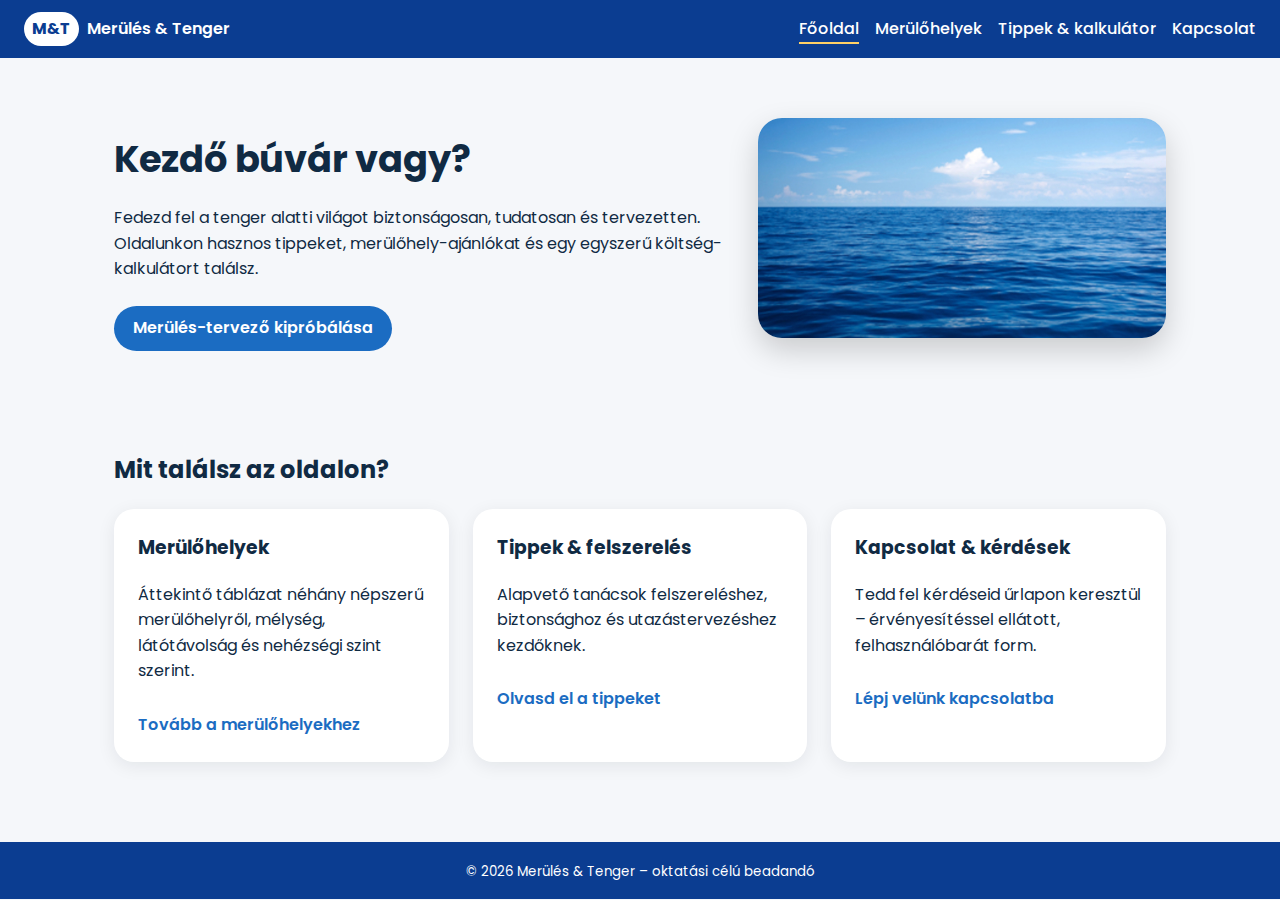
<file: index.html>
<!DOCTYPE html>
<html lang="hu">
<head>
  <meta charset="UTF-8">
  <title>Merülés &amp; Tenger – Kezdő búvárok oldala</title>
  <meta name="viewport" content="width=device-width, initial-scale=1.0">
  <meta name="author" content="Vezeteknev Keresztnev">
  <meta name="description" content="Merülés & Tenger – információk, tippek és merülés-tervező kezdő búvároknak.">
  <link rel="icon" type="image/x-icon" href="favicon.ico">
  <!-- Google Font példa -->
  <link rel="preconnect" href="https://fonts.gstatic.com" crossorigin>
  <link href="https://fonts.googleapis.com/css2?family=Poppins:wght@300;400;600&display=swap" rel="stylesheet">
  <link rel="stylesheet" href="css/style.css">
</head>
<body>
<header class="site-header">
  <div class="logo">
    <span class="logo-mark">M&amp;T</span>
    <span class="logo-text">Merülés &amp; Tenger</span>
  </div>
  <button class="nav-toggle" aria-label="Menü váltása">
    ☰
  </button>
  <nav class="main-nav">
    <ul>
      <li><a href="index.html" class="active">Főoldal</a></li>
      <li><a href="dives.html">Merülőhelyek</a></li>
      <li><a href="tips.html">Tippek &amp; kalkulátor</a></li>
      <li><a href="contact.html">Kapcsolat</a></li>
    </ul>
  </nav>
</header>

<main>
  <section class="hero">
    <div class="hero-text">
      <h1>Kezdő búvár vagy?</h1>
      <p>
        Fedezd fel a tenger alatti világot biztonságosan, tudatosan és tervezetten.
        Oldalunkon hasznos tippeket, merülőhely-ajánlókat és egy egyszerű költség-kalkulátort találsz.
      </p>
      <a class="btn primary" href="tips.html">Merülés-tervező kipróbálása</a>
    </div>
    <div class="hero-image" aria-hidden="true">
      <!-- ide tehetsz háttérképet CSS-ből -->
    </div>
  </section>

  <section class="cards-section">
    <h2>Mit találsz az oldalon?</h2>
    <div class="cards-grid">
      <article class="card">
        <h3>Merülőhelyek</h3>
        <p>Áttekintő táblázat néhány népszerű merülőhelyről, mélység, látótávolság és nehézségi szint szerint.</p>
        <a href="dives.html" class="card-link">Tovább a merülőhelyekhez</a>
      </article>
      <article class="card">
        <h3>Tippek &amp; felszerelés</h3>
        <p>Alapvető tanácsok felszereléshez, biztonsághoz és utazástervezéshez kezdőknek.</p>
        <a href="tips.html" class="card-link">Olvasd el a tippeket</a>
      </article>
      <article class="card">
        <h3>Kapcsolat &amp; kérdések</h3>
        <p>Tedd fel kérdéseid űrlapon keresztül – érvényesítéssel ellátott, felhasználóbarát form.</p>
        <a href="contact.html" class="card-link">Lépj velünk kapcsolatba</a>
      </article>
    </div>
  </section>
</main>

<footer class="site-footer">
  <small>&copy; <span id="year"></span> Merülés &amp; Tenger – oktatási célú beadandó</small>
</footer>

<script src="js/main.js"></script>
</body>
</html>
</file>
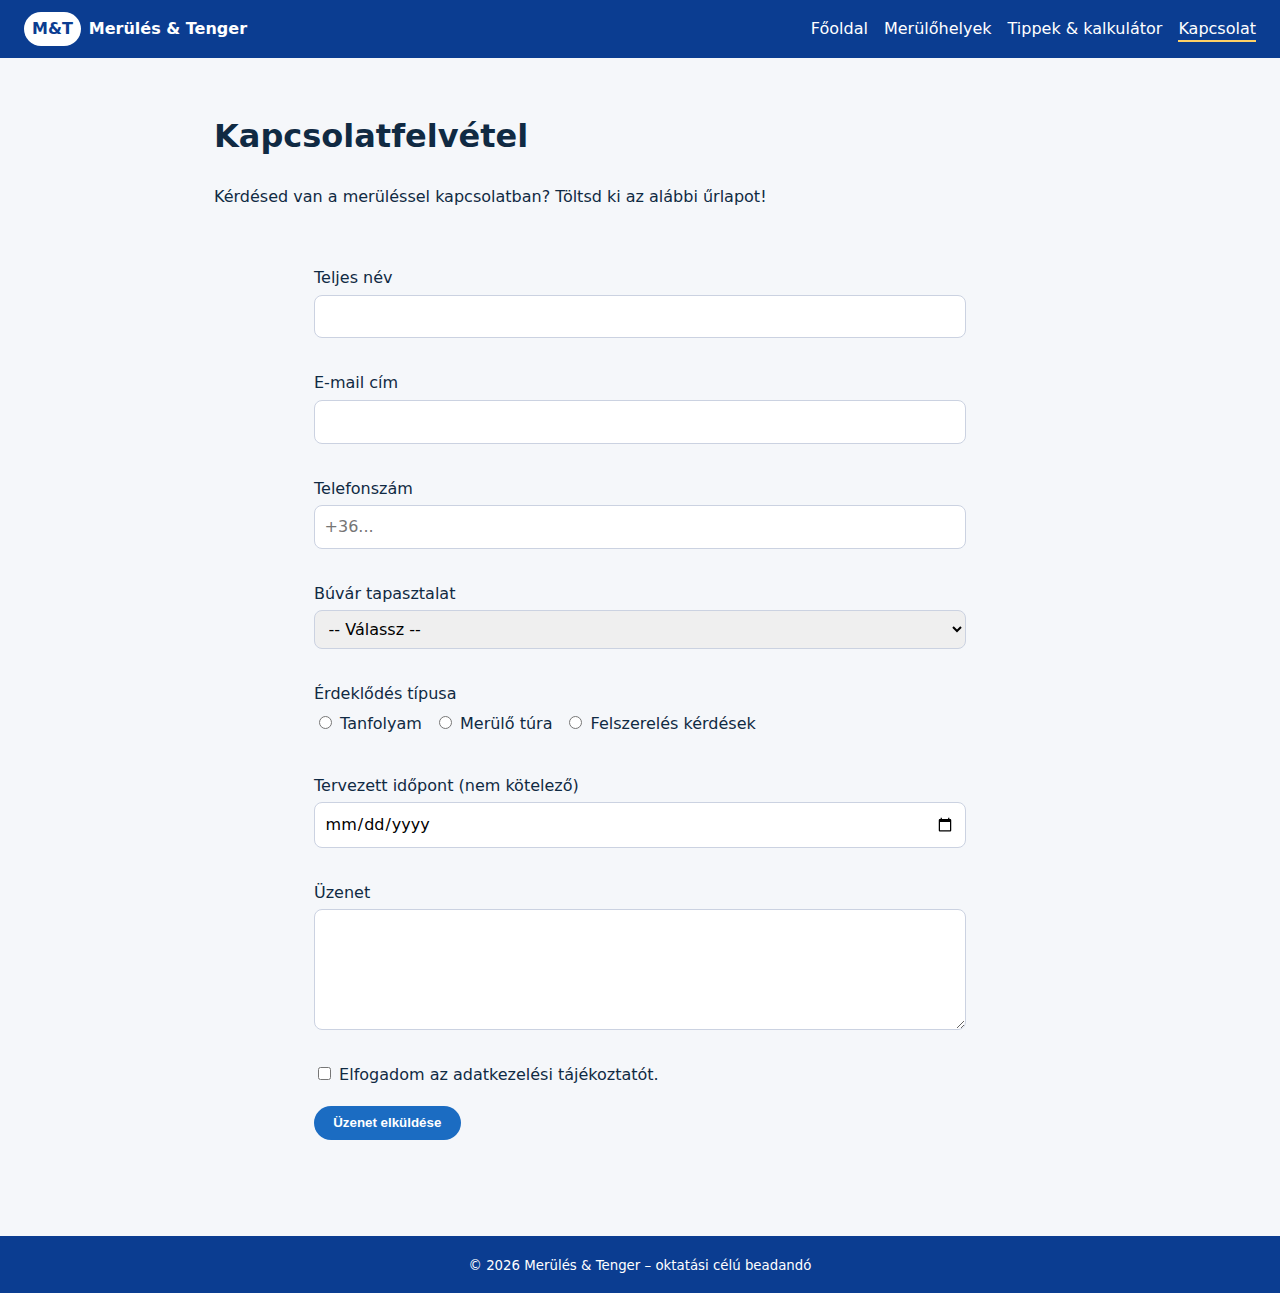
<file: contact.html>
<!DOCTYPE html>
<html lang="hu">
<head>
  <meta charset="UTF-8">
  <title>Kapcsolat – Merülés &amp; Tenger</title>
  <meta name="viewport" content="width=device-width, initial-scale=1.0">
  <meta name="description" content="Kapcsolatfelvételi űrlap kezdő búvároknak, érvényesítéssel.">
  <link rel="icon" type="image/x-icon" href="favicon.ico">
  <link rel="stylesheet" href="css/style.css">
</head>
<body>
<header class="site-header">
  <div class="logo">
    <span class="logo-mark">M&amp;T</span>
    <span class="logo-text">Merülés &amp; Tenger</span>
  </div>
  <button class="nav-toggle" aria-label="Menü váltása">☰</button>
  <nav class="main-nav">
    <ul>
      <li><a href="index.html">Főoldal</a></li>
      <li><a href="dives.html">Merülőhelyek</a></li>
      <li><a href="tips.html">Tippek &amp; kalkulátor</a></li>
      <li><a href="contact.html" class="active">Kapcsolat</a></li>
    </ul>
  </nav>
</header>

<main>
  <section class="page-header">
    <h1>Kapcsolatfelvétel</h1>
    <p>Kérdésed van a merüléssel kapcsolatban? Töltsd ki az alábbi űrlapot!</p>
  </section>

  <section class="form-section">
    <form id="contactForm" novalidate>
      <div class="form-row">
        <label for="name">Teljes név</label>
        <input type="text" id="name" name="name" required>
        <small class="error-message" data-for="name"></small>
      </div>

      <div class="form-row">
        <label for="email">E-mail cím</label>
        <input type="email" id="email" name="email" required>
        <small class="error-message" data-for="email"></small>
      </div>

      <div class="form-row">
        <label for="phone">Telefonszám</label>
        <input type="tel" id="phone" name="phone" placeholder="+36..." required>
        <small class="error-message" data-for="phone"></small>
      </div>

      <div class="form-row">
        <label for="experience">Búvár tapasztalat</label>
        <select id="experience" name="experience" required>
          <option value="">-- Válassz --</option>
          <option value="none">Még soha nem merültem</option>
          <option value="discover">Próba- (discover) merülés</option>
          <option value="ow">Open Water minősítés</option>
          <option value="aow">Advanced vagy magasabb</option>
        </select>
        <small class="error-message" data-for="experience"></small>
      </div>

      <div class="form-row">
        <span>Érdeklődés típusa</span>
        <div class="radio-group">
          <label>
            <input type="radio" name="interest" value="course" required>
            Tanfolyam
          </label>
          <label>
            <input type="radio" name="interest" value="trip">
            Merülő túra
          </label>
          <label>
            <input type="radio" name="interest" value="equipment">
            Felszerelés kérdések
          </label>
        </div>
        <small class="error-message" data-for="interest"></small>
      </div>

      <div class="form-row">
        <label for="preferredDate">Tervezett időpont (nem kötelező)</label>
        <input type="date" id="preferredDate" name="preferredDate">
        <small class="error-message" data-for="preferredDate"></small>
      </div>

      <div class="form-row">
        <label for="message">Üzenet</label>
        <textarea id="message" name="message" rows="4" required></textarea>
        <small class="error-message" data-for="message"></small>
      </div>

      <div class="form-row checkbox-row">
        <label>
          <input type="checkbox" id="acceptPolicy" name="acceptPolicy" required>
          Elfogadom az adatkezelési tájékoztatót.
        </label>
        <small class="error-message" data-for="acceptPolicy"></small>
      </div>

      <button type="submit" class="btn primary">Üzenet elküldése</button>
      <p id="formSuccess" class="form-success" aria-live="polite"></p>
    </form>
  </section>
</main>

<footer class="site-footer">
  <small>&copy; <span id="year"></span> Merülés &amp; Tenger – oktatási célú beadandó</small>
</footer>

<script src="js/main.js"></script>
</body>
</html>
</file>
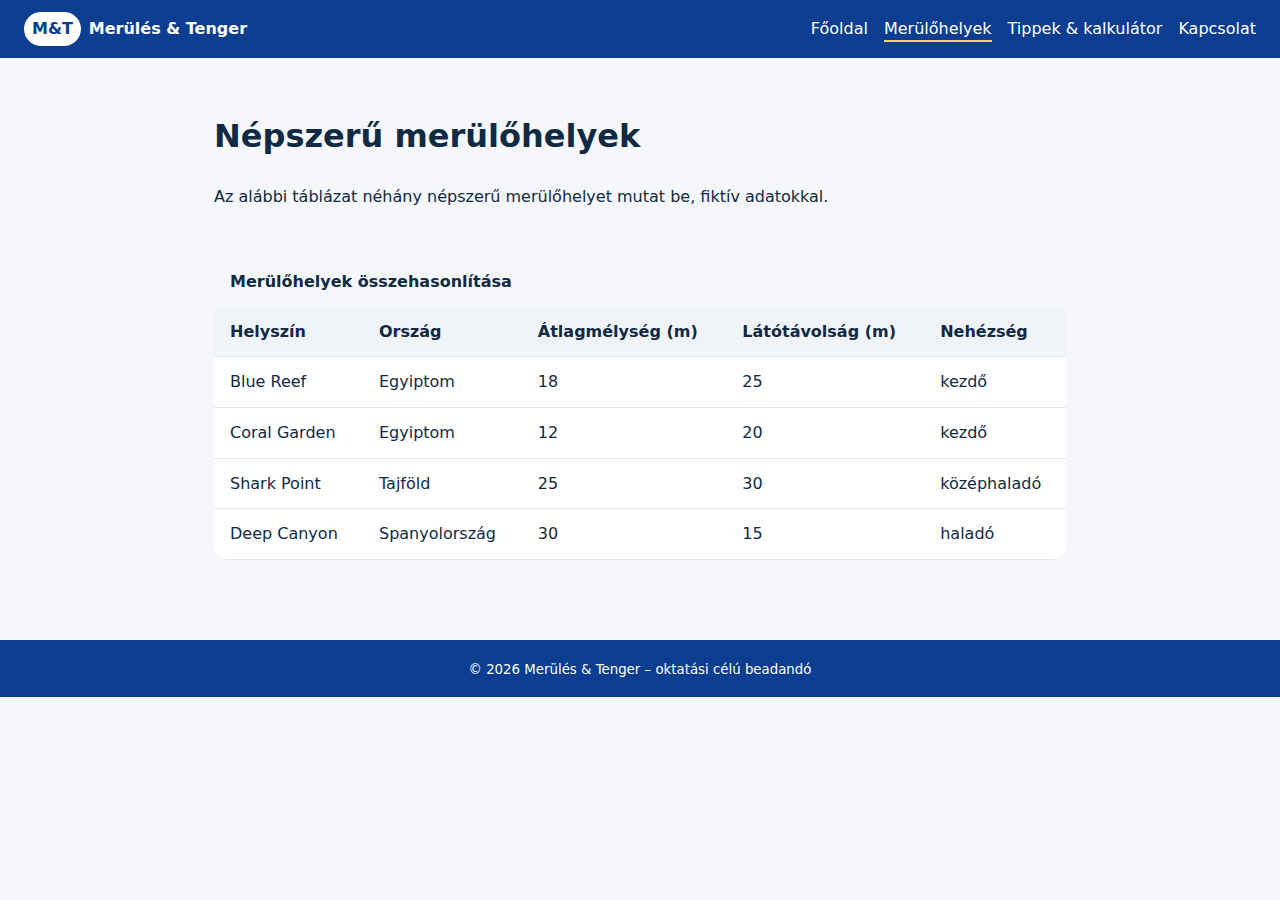
<file: dives.html>
<!DOCTYPE html>
<html lang="hu">
<head>
  <meta charset="UTF-8">
  <title>Merülőhelyek – Merülés &amp; Tenger</title>
  <meta name="viewport" content="width=device-width, initial-scale=1.0">
  <meta name="description" content="Népszerű merülőhelyek táblázatos összehasonlítása.">
  <link rel="icon" type="image/x-icon" href="favicon.ico">
  <link rel="stylesheet" href="css/style.css">
</head>
<body>
<header class="site-header">
  <div class="logo">
    <span class="logo-mark">M&amp;T</span>
    <span class="logo-text">Merülés &amp; Tenger</span>
  </div>
  <button class="nav-toggle" aria-label="Menü váltása">☰</button>
  <nav class="main-nav">
    <ul>
      <li><a href="index.html">Főoldal</a></li>
      <li><a href="dives.html" class="active">Merülőhelyek</a></li>
      <li><a href="tips.html">Tippek &amp; kalkulátor</a></li>
      <li><a href="contact.html">Kapcsolat</a></li>
    </ul>
  </nav>
</header>

<main>
  <section class="page-header">
    <h1>Népszerű merülőhelyek</h1>
    <p>Az alábbi táblázat néhány népszerű merülőhelyet mutat be, fiktív adatokkal.</p>
  </section>

  <section class="table-section">
    <div class="table-wrapper">
      <table>
        <caption>Merülőhelyek összehasonlítása</caption>
        <thead>
          <tr>
            <th>Helyszín</th>
            <th>Ország</th>
            <th>Átlagmélység (m)</th>
            <th>Látótávolság (m)</th>
            <th>Nehézség</th>
          </tr>
        </thead>
        <tbody>
          <tr>
            <td>Blue Reef</td>
            <td>Egyiptom</td>
            <td>18</td>
            <td>25</td>
            <td>kezdő</td>
          </tr>
          <tr>
            <td>Coral Garden</td>
            <td>Egyiptom</td>
            <td>12</td>
            <td>20</td>
            <td>kezdő</td>
          </tr>
          <tr>
            <td>Shark Point</td>
            <td>Tajföld</td>
            <td>25</td>
            <td>30</td>
            <td>középhaladó</td>
          </tr>
          <tr>
            <td>Deep Canyon</td>
            <td>Spanyolország</td>
            <td>30</td>
            <td>15</td>
            <td>haladó</td>
          </tr>
        </tbody>
      </table>
    </div>
  </section>
</main>

<footer class="site-footer">
  <small>&copy; <span id="year"></span> Merülés &amp; Tenger – oktatási célú beadandó</small>
</footer>

<script src="js/main.js"></script>
</body>
</html>
</file>
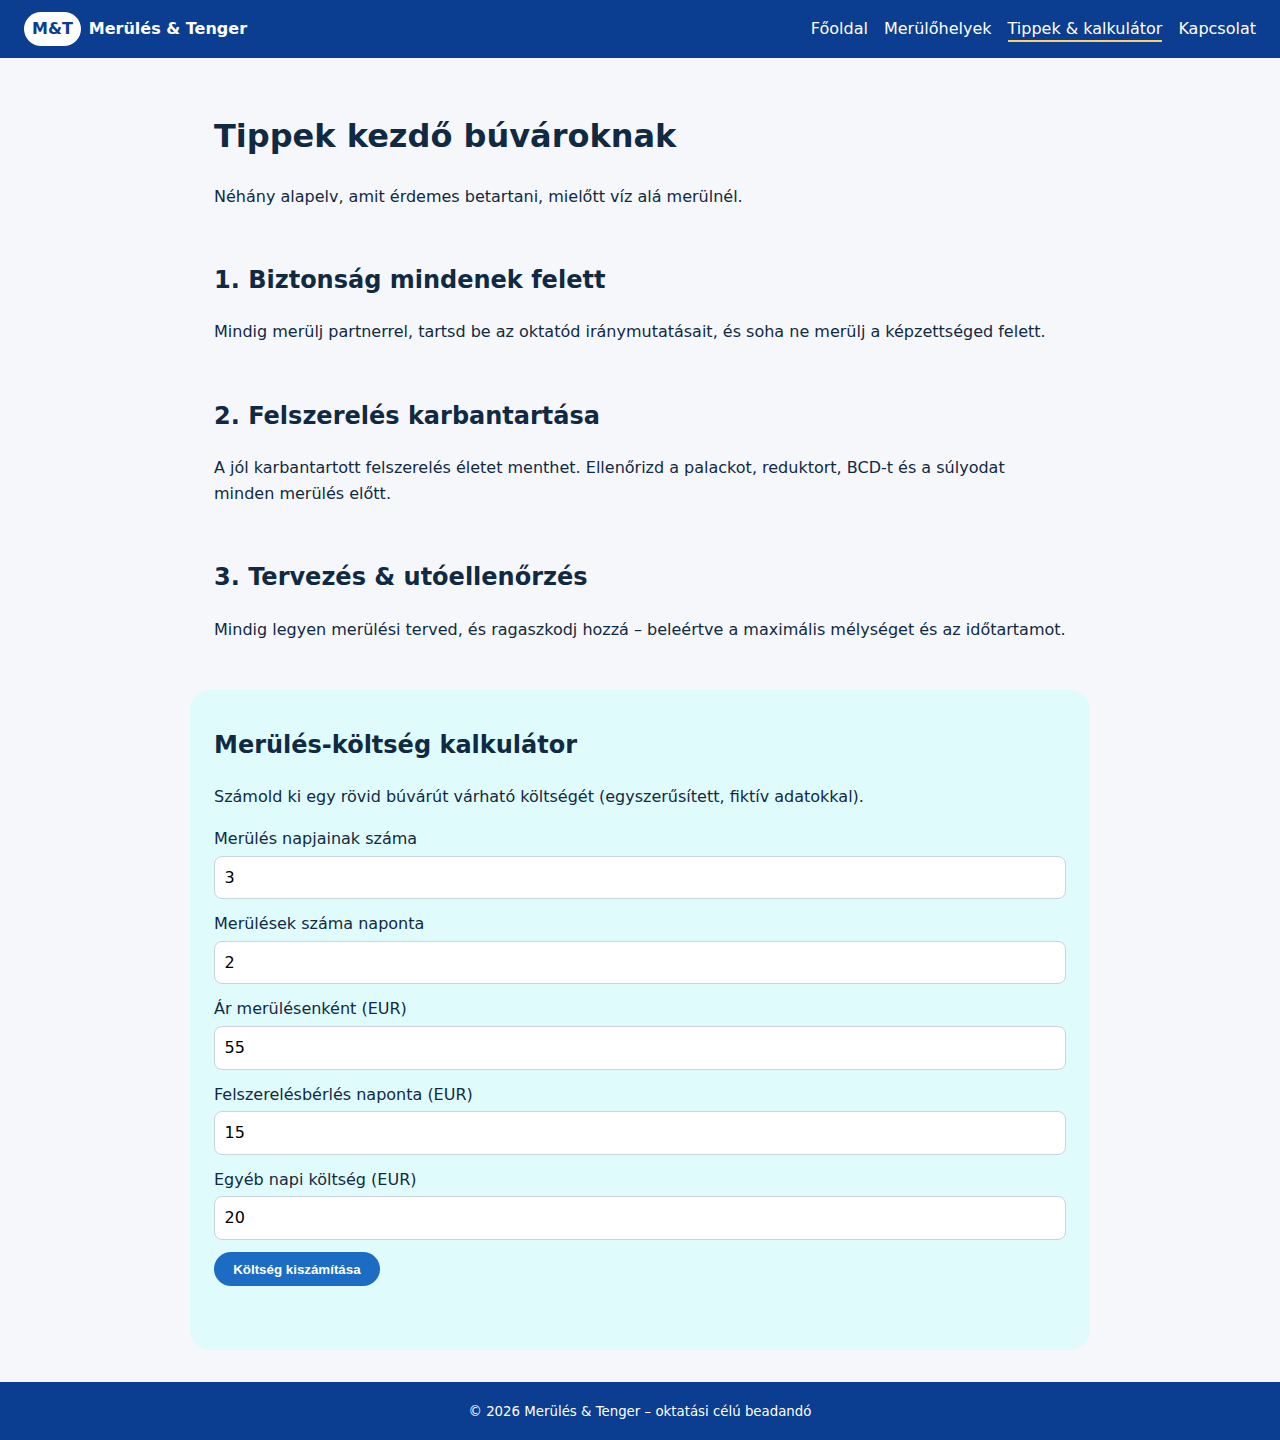
<file: tips.html>
<!DOCTYPE html>
<html lang="hu">
<head>
  <meta charset="UTF-8">
  <title>Tippek &amp; merülés-tervező – Merülés &amp; Tenger</title>
  <meta name="viewport" content="width=device-width, initial-scale=1.0">
  <meta name="description" content="Tippek kezdő búvároknak és egy egyszerű merülés-költség kalkulátor.">
  <link rel="icon" type="image/x-icon" href="favicon.ico">
  <link rel="stylesheet" href="css/style.css">
</head>
<body>
<header class="site-header">
  <div class="logo">
    <span class="logo-mark">M&amp;T</span>
    <span class="logo-text">Merülés &amp; Tenger</span>
  </div>
  <button class="nav-toggle" aria-label="Menü váltása">☰</button>
  <nav class="main-nav">
    <ul>
      <li><a href="index.html">Főoldal</a></li>
      <li><a href="dives.html">Merülőhelyek</a></li>
      <li><a href="tips.html" class="active">Tippek &amp; kalkulátor</a></li>
      <li><a href="contact.html">Kapcsolat</a></li>
    </ul>
  </nav>
</header>

<main>
  <section class="page-header">
    <h1>Tippek kezdő búvároknak</h1>
    <p>Néhány alapelv, amit érdemes betartani, mielőtt víz alá merülnél.</p>
  </section>

  <section class="tips-section">
    <article>
      <h2>1. Biztonság mindenek felett</h2>
      <p>Mindig merülj partnerrel, tartsd be az oktatód iránymutatásait, és soha ne merülj a képzettséged felett.</p>
    </article>
    <article>
      <h2>2. Felszerelés karbantartása</h2>
      <p>A jól karbantartott felszerelés életet menthet. Ellenőrizd a palackot, reduktort, BCD-t és a súlyodat minden merülés előtt.</p>
    </article>
    <article>
      <h2>3. Tervezés &amp; utóellenőrzés</h2>
      <p>Mindig legyen merülési terved, és ragaszkodj hozzá – beleértve a maximális mélységet és az időtartamot.</p>
    </article>
  </section>

  <section class="calculator-section">
    <h2>Merülés-költség kalkulátor</h2>
    <p>Számold ki egy rövid búvárút várható költségét (egyszerűsített, fiktív adatokkal).</p>

    <form id="costCalculator" class="calculator-form">
      <div class="form-row">
        <label for="days">Merülés napjainak száma</label>
        <input type="number" id="days" name="days" min="1" max="14" value="3" required>
      </div>
      <div class="form-row">
        <label for="divesPerDay">Merülések száma naponta</label>
        <input type="number" id="divesPerDay" name="divesPerDay" min="1" max="4" value="2" required>
      </div>
      <div class="form-row">
        <label for="pricePerDive">Ár merülésenként (EUR)</label>
        <input type="number" id="pricePerDive" name="pricePerDive" min="0" step="1" value="55" required>
      </div>
      <div class="form-row">
        <label for="equipmentPrice">Felszerelésbérlés naponta (EUR)</label>
        <input type="number" id="equipmentPrice" name="equipmentPrice" min="0" step="1" value="15" required>
      </div>
      <div class="form-row">
        <label for="otherCosts">Egyéb napi költség (EUR)</label>
        <input type="number" id="otherCosts" name="otherCosts" min="0" step="1" value="20">
      </div>
      <button type="submit" class="btn primary">Költség kiszámítása</button>
    </form>

    <div id="calcResult" class="calc-result" aria-live="polite"></div>
  </section>
</main>

<footer class="site-footer">
  <small>&copy; <span id="year"></span> Merülés &amp; Tenger – oktatási célú beadandó</small>
</footer>

<script src="js/main.js"></script>
</body>
</html>
</file>
<file: css/style.css>
/* Alapbeállítások – week03–06 anyagok */

*,
*::before,
*::after {
  box-sizing: border-box;
}

html {
  font-size: 16px;
}

body {
  margin: 0;
  font-family: "Poppins", system-ui, -apple-system, BlinkMacSystemFont, "Segoe UI", sans-serif;
  line-height: 1.6;
  color: #102a43;
  background-color: #f5f7fa;
}

/* Linkek, gombok */

a {
  color: #1b6cc2;
  text-decoration: none;
}

a:hover,
a:focus {
  text-decoration: underline;
}

.btn {
  display: inline-block;
  padding: 0.6rem 1.2rem;
  border-radius: 999px;
  border: none;
  cursor: pointer;
  font-weight: 600;
  text-decoration: none;
}

.btn.primary {
  background-color: #1b6cc2;
  color: #ffffff;
}

.btn.primary:hover {
  background-color: #155593;
}

/* Header & navigáció – Flexbox */

.site-header {
  display: flex;
  align-items: center;
  justify-content: space-between;
  padding: 0.75rem 1.5rem;
  background-color: #0b3d91;
  color: #ffffff;
  position: sticky;
  top: 0;
  z-index: 10;
}

.logo {
  display: flex;
  align-items: center;
  gap: 0.5rem;
}

.logo-mark {
  background-color: #ffffff;
  color: #0b3d91;
  border-radius: 999px;
  padding: 0.25rem 0.5rem;
  font-weight: 700;
}

.logo-text {
  font-weight: 600;
}

.main-nav ul {
  list-style: none;
  display: flex;
  gap: 1rem;
  margin: 0;
  padding: 0;
}

.main-nav a {
  color: #ffffff;
  font-weight: 500;
}

.main-nav a.active {
  border-bottom: 2px solid #ffd166;
  padding-bottom: 0.15rem;
}

.nav-toggle {
  display: none;
  background: transparent;
  border: none;
  font-size: 1.5rem;
  color: #ffffff;
}

/* Hero szakasz */

.hero {
  display: grid;
  grid-template-columns: minmax(0, 1.5fr) minmax(0, 1fr);
  gap: 2rem;
  padding: 3rem 1.5rem;
  max-width: 1100px;
  margin: 0 auto;
  align-items: center;
}

.hero-text h1 {
  font-size: 2.3rem;
  margin-bottom: 0.75rem;
}

.hero-text p {
  max-width: 38rem;
  margin-bottom: 1.5rem;
}

.hero-image {
  min-height: 220px;
  border-radius: 1.5rem;
  background-image: url("../kepek/ocean.jpg");
  background-size: cover;
  background-position: center;
  box-shadow: 0 12px 30px rgba(0, 0, 0, 0.18);
}

/* Kártyák */

.cards-section {
  padding: 2rem 1.5rem 3rem;
  max-width: 1100px;
  margin: 0 auto;
}

.cards-grid {
  display: grid;
  grid-template-columns: repeat(auto-fit, minmax(240px, 1fr));
  gap: 1.5rem;
}

.card {
  background-color: #ffffff;
  border-radius: 1.25rem;
  padding: 1.5rem;
  box-shadow: 0 4px 18px rgba(15, 23, 42, 0.08);
}

.card h3 {
  margin-top: 0;
}

.card-link {
  display: inline-block;
  margin-top: 0.75rem;
  font-weight: 600;
}

/* Oldal-fejlécek */

.page-header {
  padding: 2rem 1.5rem 1rem;
  max-width: 900px;
  margin: 0 auto;
}

/* Táblázat */

.table-section {
  padding: 1rem 1.5rem 3rem;
  max-width: 900px;
  margin: 0 auto;
}

.table-wrapper {
  overflow-x: auto;
}

table {
  width: 100%;
  border-collapse: collapse;
  background-color: #ffffff;
  border-radius: 1rem;
  overflow: hidden;
}

caption {
  text-align: left;
  padding: 0.75rem 1rem;
  font-weight: 600;
}

th,
td {
  padding: 0.75rem 1rem;
  border-bottom: 1px solid #e1e8f0;
}

th {
  background-color: #f0f4f8;
  text-align: left;
}

/* Tippek, kalkulátor */

.tips-section {
  padding: 0 1.5rem 2rem;
  max-width: 900px;
  margin: 0 auto;
  display: grid;
  gap: 1rem;
}

.calculator-section {
  padding: 1rem 1.5rem 3rem;
  max-width: 900px;
  margin: 0 auto;
  background-color: #e0fbfc;
  border-radius: 1.25rem;
}

.calculator-form .form-row {
  display: flex;
  flex-direction: column;
  margin-bottom: 0.75rem;
}

.calc-result {
  margin-top: 1rem;
  font-weight: 600;
}

/* Formok */

.form-section {
  padding: 1.5rem 1.5rem 3rem;
  max-width: 700px;
  margin: 0 auto;
}

.form-row {
  display: flex;
  flex-direction: column;
  margin-bottom: 0.9rem;
}

.form-row label,
.form-row span {
  font-weight: 500;
  margin-bottom: 0.25rem;
}

input,
select,
textarea {
  padding: 0.5rem 0.6rem;
  border-radius: 0.5rem;
  border: 1px solid #cbd2e1;
  font: inherit;
}

input:focus,
select:focus,
textarea:focus {
  outline: 2px solid #1b6cc2;
  outline-offset: 1px;
}

.radio-group {
  display: flex;
  flex-wrap: wrap;
  gap: 0.75rem;
}

.checkbox-row {
  flex-direction: row;
  align-items: center;
  gap: 0.5rem;
}

.error-message {
  color: #c1121f;
  font-size: 0.85rem;
  min-height: 1.1rem;
}

input.error,
select.error,
textarea.error {
  border-color: #c1121f;
  background-color: #fff5f5;
}

.form-success {
  margin-top: 0.75rem;
  color: #007f5f;
  font-weight: 600;
}

/* Lábjegyzet */

.site-footer {
  text-align: center;
  padding: 1rem;
  background-color: #0b3d91;
  color: #ffffff;
  margin-top: 2rem;
}

/* Reszponzív töréspontok – media query-k */

@media (max-width: 768px) {
  .hero {
    grid-template-columns: 1fr;
  }

  .hero {
    padding-top: 2rem;
  }

  .hero-image {
    order: -1;
    min-height: 180px;
  }

  .main-nav {
    position: absolute;
    right: 1.5rem;
    top: 3.3rem;
    background-color: #0b3d91;
    padding: 0.5rem 1rem;
    border-radius: 0.75rem;
    display: none;
  }

  .main-nav.open {
    display: block;
  }

  .main-nav ul {
    flex-direction: column;
    gap: 0.5rem;
  }

  .nav-toggle {
    display: block;
  }

  .checkbox-row {
    align-items: flex-start;
  }
}
</file>
